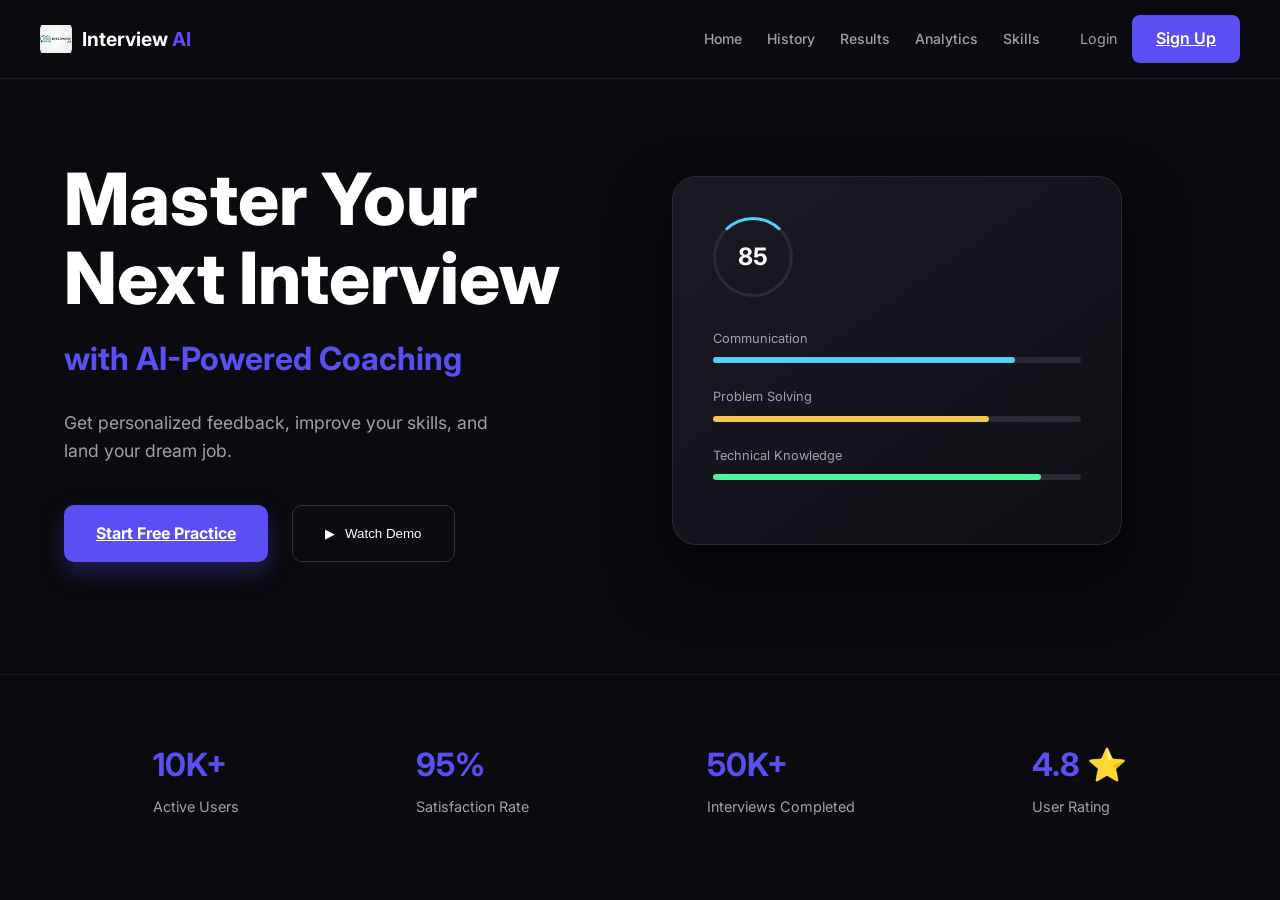
<file: index.html>
<!doctype html>
<html lang="uk">
  <head>
    <meta charset="UTF-8" />
    <meta name="viewport" content="width=device-width, initial-scale=1.0" />
    <title>Interview AI - Master Your Interview</title>
    <link rel="stylesheet" href="style.css" />
    <link
      href="https://fonts.googleapis.com/css2?family=Inter:wght@400;600;700;800&display=swap"
      rel="stylesheet"
    />
  </head>
  <body>
    <nav class="navbar">
      <div class="logo">
        <img src="logo.jpg" alt="Interview AI Logo" />
        <span>Interview <span class="ai-text">AI</span></span>
      </div>

      <div class="nav-right">
        <div class="nav-container" id="navContainer">
          <ul class="nav-links">
            <li><a href="index.html">Home</a></li>
            <li><a href="history.html">History</a></li>
            <li><a href="dashboard.html">Results</a></li>
            <li><a href="progress.html">Analytics</a></li>
            <li><a href="skills.html">Skills</a></li>
          </ul>

          <div class="nav-auth">
            <a href="login.html" class="login-link">Login</a>
            <a href="signup.html" class="btn-signup">Sign Up</a>
          </div>
        </div>

        <div class="burger" id="burgerMenu">
          <span></span>
          <span></span>
          <span></span>
        </div>
      </div>
    </nav>

    <main class="hero">
      <div class="hero-content">
        <h1>Master Your <br />Next Interview</h1>
        <p class="subtitle">with AI-Powered Coaching</p>
        <p class="description">
          Get personalized feedback, improve your skills, and land your dream
          job.
        </p>

        <div class="hero-btns">
          <a href="interview.html" class="btn-primary">Start Free Practice</a>
          <button class="btn-secondary" id="openDemoBtn">
            <span class="play-icon">▶</span> Watch Demo
          </button>
        </div>
      </div>

      <div class="hero-visual">
        <div class="dashboard-card">
          <div class="score-circle">
            <span class="score-num">85</span>
          </div>
          <div class="metrics">
            <div class="metric-item">
              <label>Communication</label>
              <div class="progress-bar">
                <div class="fill" style="width: 82%"></div>
              </div>
            </div>
            <div class="metric-item">
              <label>Problem Solving</label>
              <div class="progress-bar">
                <div class="fill yellow" style="width: 75%"></div>
              </div>
            </div>
            <div class="metric-item">
              <label>Technical Knowledge</label>
              <div class="progress-bar">
                <div class="fill green" style="width: 89%"></div>
              </div>
            </div>
          </div>
        </div>
      </div>
    </main>

   <div class="video-modal" id="videoModal">
    <div class="modal-content">
        <button class="close-modal" id="closeModalBtn">&times;</button>
        <video id="demoVideo" controls playsinline preload="auto">
            <source src="demo.MP4" type="video/mp4" />
            Ваш браузер не підтримує відео.
        </video>
    </div>
</div>
    </div>

    <section class="stats">
      <div class="stat-item">
        <h3>10K+</h3>
        <p>Active Users</p>
      </div>
      <div class="stat-item">
        <h3>95%</h3>
        <p>Satisfaction Rate</p>
      </div>
      <div class="stat-item">
        <h3>50K+</h3>
        <p>Interviews Completed</p>
      </div>
      <div class="stat-item">
        <h3>4.8 ⭐</h3>
        <p>User Rating</p>
      </div>
    </section>

    <script src="script.js"></script>
  </body>
</html>
</file>
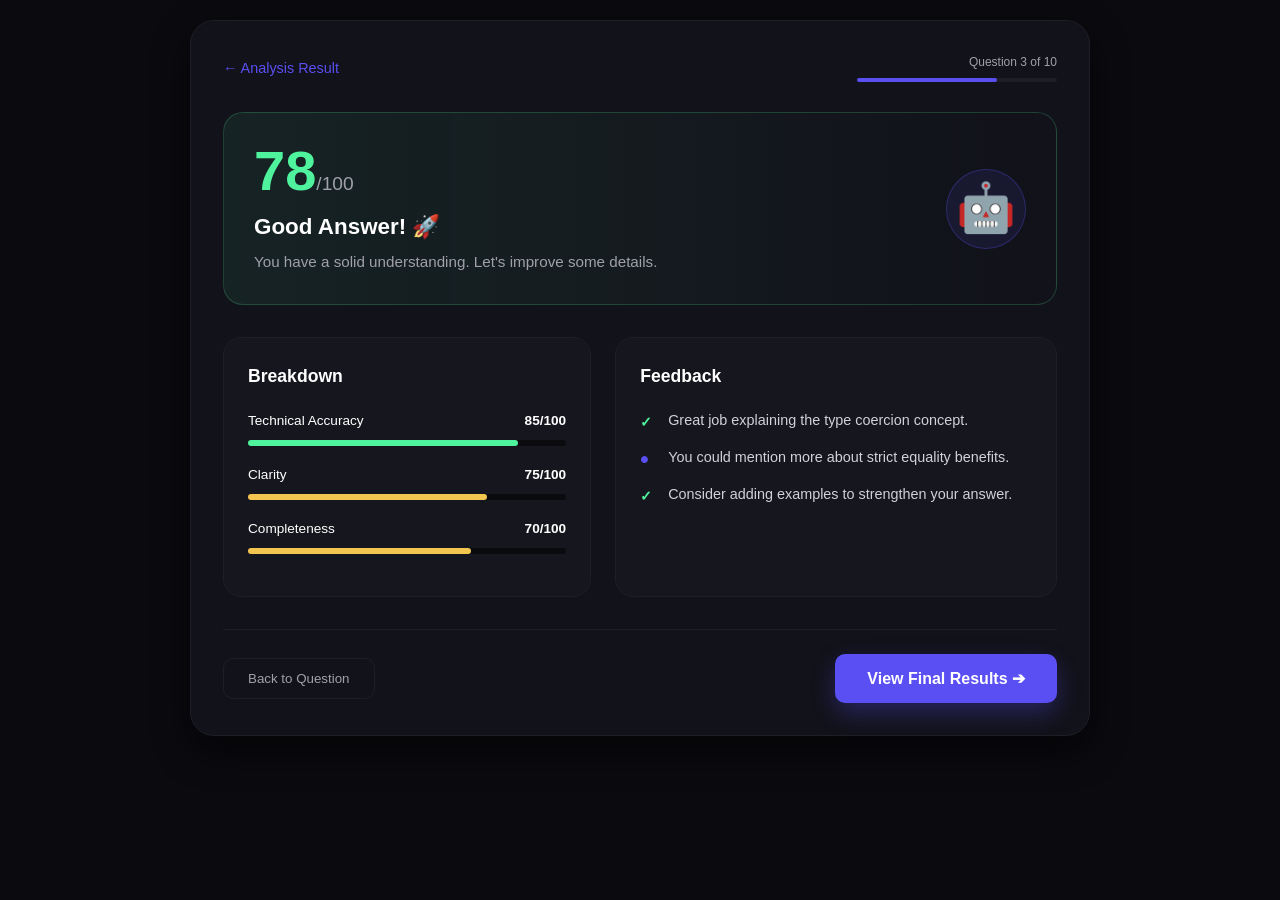
<file: analysis.html>
<!doctype html>
<html lang="uk">
  <head>
    <meta charset="UTF-8" />
    <meta name="viewport" content="width=device-width, initial-scale=1.0" />
    <title>Analysis Result - Intervue AI</title>
    <link rel="stylesheet" href="style.css" />
    <link rel="stylesheet" href="analysis-style.css" />
  </head>
  <body>
    <div class="interview-container">
      <header class="session-header">
        <div class="session-info">
          <a href="interview.html" class="exit-btn">← Analysis Result</a>
        </div>
        <div class="progress-wrapper">
          <div class="progress-text">Question 3 of 10</div>
          <div class="progress-bar-bg">
            <div class="progress-bar-fill" style="width: 70%"></div>
          </div>
        </div>
      </header>

      <section class="score-banner">
        <div class="score-main">
          <div class="score-number">78<span>/100</span></div>
          <h3>Good Answer! 🚀</h3>
          <p>You have a solid understanding. Let's improve some details.</p>
        </div>
        <div class="ai-avatar">
          <div class="robot-icon">🤖</div>
        </div>
      </section>

      <div class="analysis-grid">
        <div class="breakdown-card">
          <h4>Breakdown</h4>
          <div class="metric">
            <div class="metric-label">
              Technical Accuracy <span>85/100</span>
            </div>
            <div class="m-bar">
              <div class="m-fill green" style="width: 85%"></div>
            </div>
          </div>
          <div class="metric">
            <div class="metric-label">Clarity <span>75/100</span></div>
            <div class="m-bar">
              <div class="m-fill yellow" style="width: 75%"></div>
            </div>
          </div>
          <div class="metric">
            <div class="metric-label">Completeness <span>70/100</span></div>
            <div class="m-bar">
              <div class="m-fill yellow" style="width: 70%"></div>
            </div>
          </div>
        </div>

        <div class="feedback-card">
          <h4>Feedback</h4>
          <ul class="feedback-list">
            <li class="plus">
              Great job explaining the type coercion concept.
            </li>
            <li class="minus">
              You could mention more about strict equality benefits.
            </li>
            <li class="plus">
              Consider adding examples to strengthen your answer.
            </li>
          </ul>
        </div>
      </div>

      <footer class="session-footer">
        <button class="btn-ghost" onclick="history.back()">
          Back to Question
        </button>
        <a href="dashboard.html" class="btn-primary">View Final Results ➔</a>
      </footer>
    </div>
  </body>
</html>
</file>
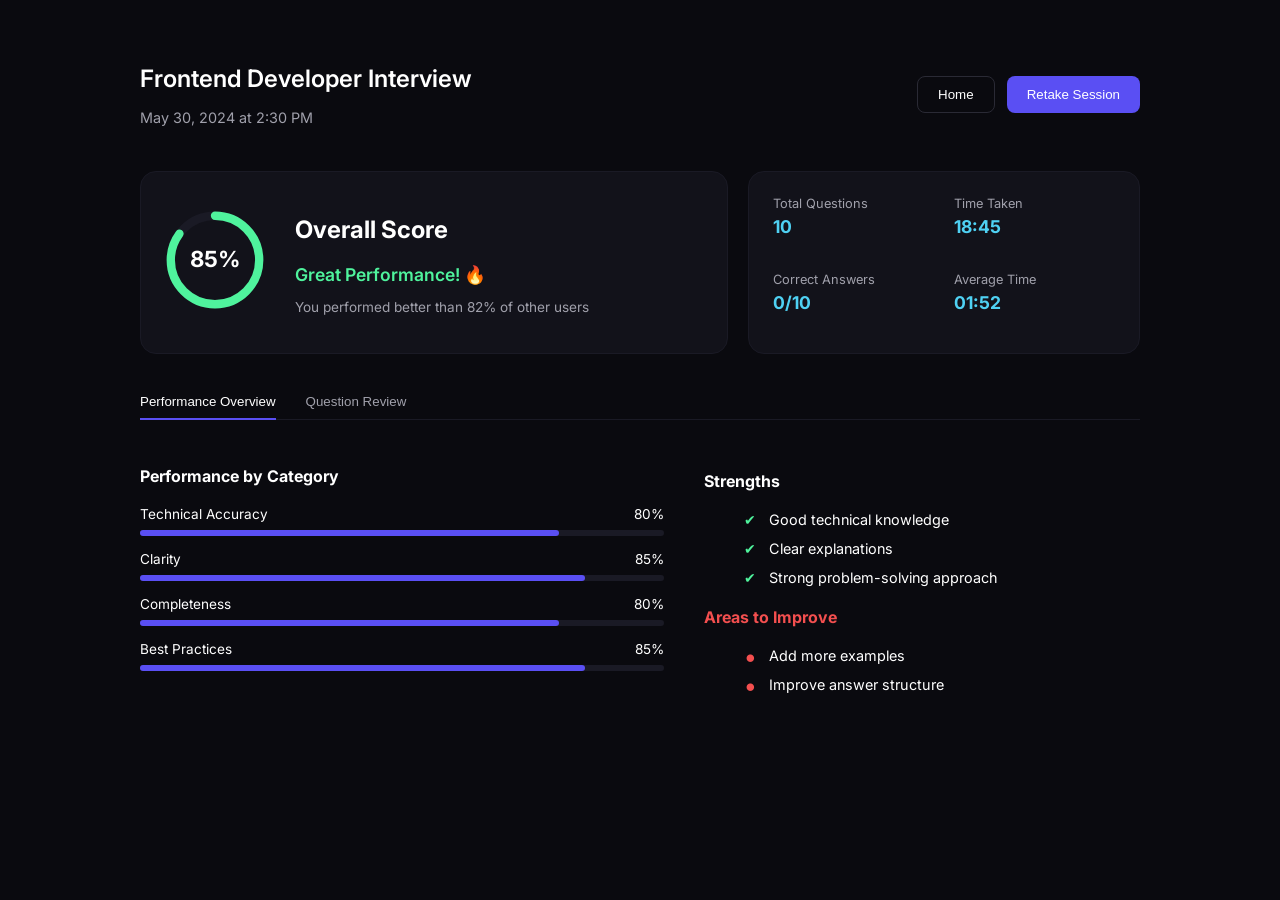
<file: dashboard.html>
<!doctype html>
<html lang="uk">
  <head>
    <meta charset="UTF-8" />
    <meta name="viewport" content="width=device-width, initial-scale=1.0" />
    <title>Interview Results - Frontend Developer</title>
    <link rel="stylesheet" href="dashboard-style.css" />
    <link
      href="https://fonts.googleapis.com/css2?family=Inter:wght@400;500;600;700&display=swap"
      rel="stylesheet"
    />
  </head>
  <body>
    <div class="container">
      <header class="header">
        <div class="title-section">
          <h1>Frontend Developer Interview</h1>
          <p class="date">May 30, 2024 at 2:30 PM</p>
        </div>
        <div class="header-buttons">
          <button
            class="btn-secondary"
            onclick="window.location.href = 'index.html'"
          >
            Home
          </button>
          <button
            class="btn-retake"
            onclick="window.location.href = 'interview.html'"
          >
            Retake Session
          </button>
        </div>
      </header>

      <div class="main-stats">
        <div class="card score-card">
          <div class="chart-container">
            <svg viewBox="0 0 36 36" class="circular-chart">
              <path
                class="circle-bg"
                d="M18 2.0845 a 15.9155 15.9155 0 0 1 0 31.831 a 15.9155 15.9155 0 0 1 0 -31.831"
              />
              <path
                class="circle"
                stroke-dasharray="85, 100"
                d="M18 2.0845 a 15.9155 15.9155 0 0 1 0 31.831 a 15.9155 15.9155 0 0 1 0 -31.831"
              />
              <text x="18" y="20.35" class="percentage">85%</text>
            </svg>
          </div>
          <div class="score-info">
            <h2>Overall Score</h2>
            <p class="status">Great Performance! 🔥</p>
            <p class="comparison">
              You performed better than 82% of other users
            </p>
          </div>
        </div>

        <div class="card info-grid">
          <div class="info-item">
            <span class="label">Total Questions</span>
            <span class="value blue">10</span>
          </div>
          <div class="info-item">
            <span class="label">Time Taken</span>
            <span class="value blue">18:45</span>
          </div>
          <div class="info-item">
            <span class="label">Correct Answers</span>
            <span class="value blue">0/10</span>
          </div>
          <div class="info-item">
            <span class="label">Average Time</span>
            <span class="value blue">01:52</span>
          </div>
        </div>
      </div>

      <div class="tabs">
        <button class="tab active">Performance Overview</button>
        <button class="tab">Question Review</button>
      </div>

      <div class="details-section">
        <div class="category-scores">
          <h3>Performance by Category</h3>
          <div class="bar-item">
            <div class="bar-header">
              <span>Technical Accuracy</span><span>80%</span>
            </div>
            <div class="progress">
              <div class="fill" style="width: 80%"></div>
            </div>
          </div>
          <div class="bar-item">
            <div class="bar-header"><span>Clarity</span><span>85%</span></div>
            <div class="progress">
              <div class="fill" style="width: 85%"></div>
            </div>
          </div>
          <div class="bar-item">
            <div class="bar-header">
              <span>Completeness</span><span>80%</span>
            </div>
            <div class="progress">
              <div class="fill" style="width: 80%"></div>
            </div>
          </div>
          <div class="bar-item">
            <div class="bar-header">
              <span>Best Practices</span><span>85%</span>
            </div>
            <div class="progress">
              <div class="fill" style="width: 85%"></div>
            </div>
          </div>
        </div>

        <div class="analysis">
          <div class="strengths">
            <h4>Strengths</h4>
            <ul>
              <li>Good technical knowledge</li>
              <li>Clear explanations</li>
              <li>Strong problem-solving approach</li>
            </ul>
          </div>
          <div class="improvements">
            <h4>Areas to Improve</h4>
            <ul>
              <li>Add more examples</li>
              <li>Improve answer structure</li>
            </ul>
          </div>
        </div>
      </div>
    </div>
  </body>
</html>
</file>
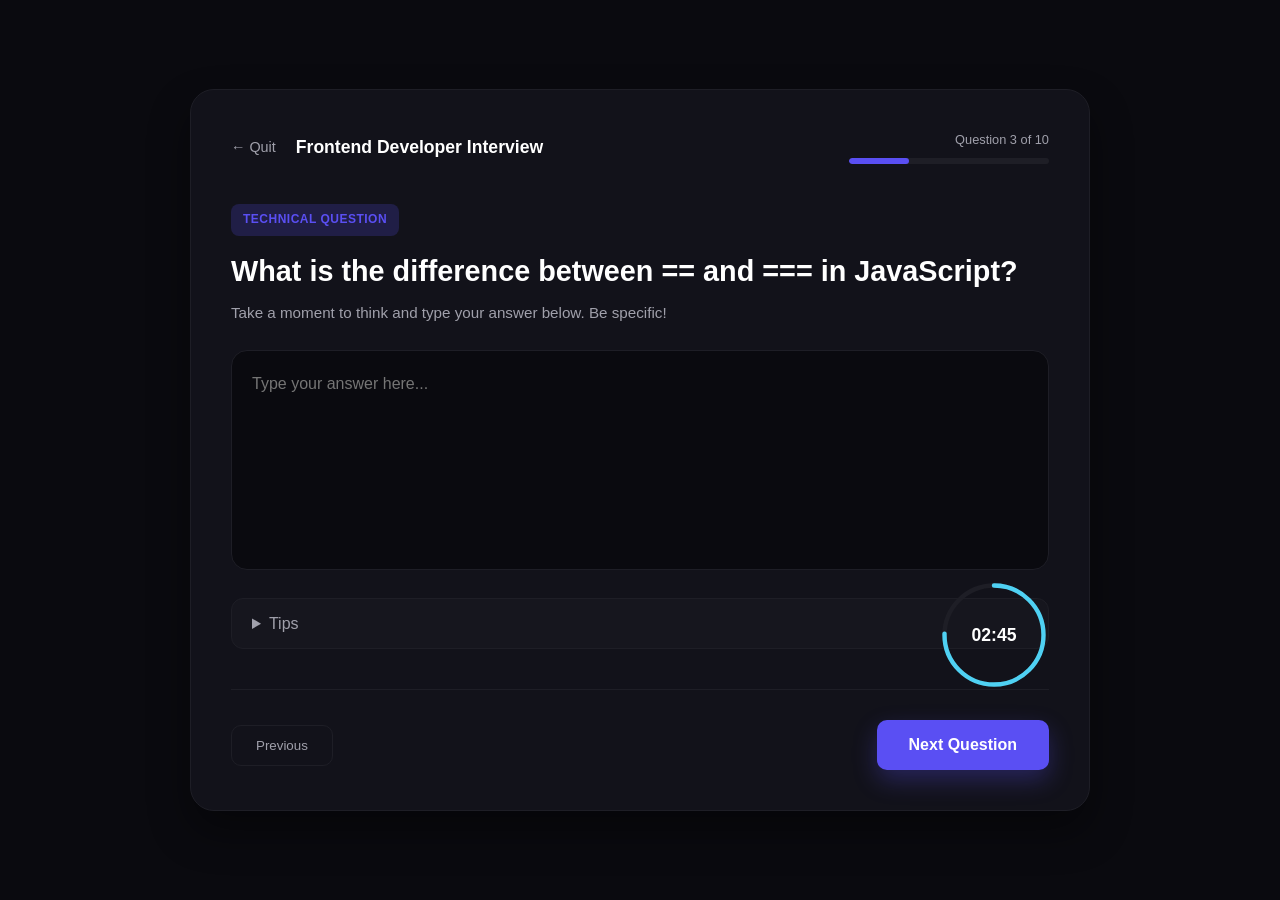
<file: interview.html>
<!doctype html>
<html lang="uk">
  <head>
    <meta charset="UTF-8" />
    <meta name="viewport" content="width=device-width, initial-scale=1.0" />
    <title>Interview Session - Intervue AI</title>
    <link rel="stylesheet" href="style.css" />
    <link rel="stylesheet" href="interview-style.css" />
  </head>
  <body>
    <div class="interview-container">
      <header class="session-header">
        <div class="session-info">
          <a href="index.html" class="exit-btn">← Quit</a>
          <span class="session-title">Frontend Developer Interview</span>
        </div>
        <div class="progress-wrapper">
          <div class="progress-text">Question 3 of 10</div>
          <div class="progress-bar-bg">
            <div class="progress-bar-fill" style="width: 30%"></div>
          </div>
        </div>
      </header>

      <main class="question-box">
        <div class="question-badge">Technical Question</div>
        <h2>What is the difference between == and === in JavaScript?</h2>
        <p class="hint">
          Take a moment to think and type your answer below. Be specific!
        </p>

        <textarea
          placeholder="Type your answer here..."
          class="answer-input"
        ></textarea>

        <div class="timer-container">
          <svg viewBox="0 0 100 100" class="timer-svg">
            <circle cx="50" cy="50" r="45" class="timer-path"></circle>
            <circle cx="50" cy="50" r="45" class="timer-fill"></circle>
          </svg>
          <div class="timer-text">02:45</div>
        </div>

        <div class="tips-accordion">
          <details>
            <summary>Tips</summary>
            <p>
              Think about type coercion and how these operators handle different
              data types.
            </p>
          </details>
        </div>
      </main>

      <footer class="session-footer">
        <button class="btn-ghost">Previous</button>
        <a href="analysis.html" class="btn-primary">Next Question</a>
      </footer>
    </div>
  </body>
</html>
</file>
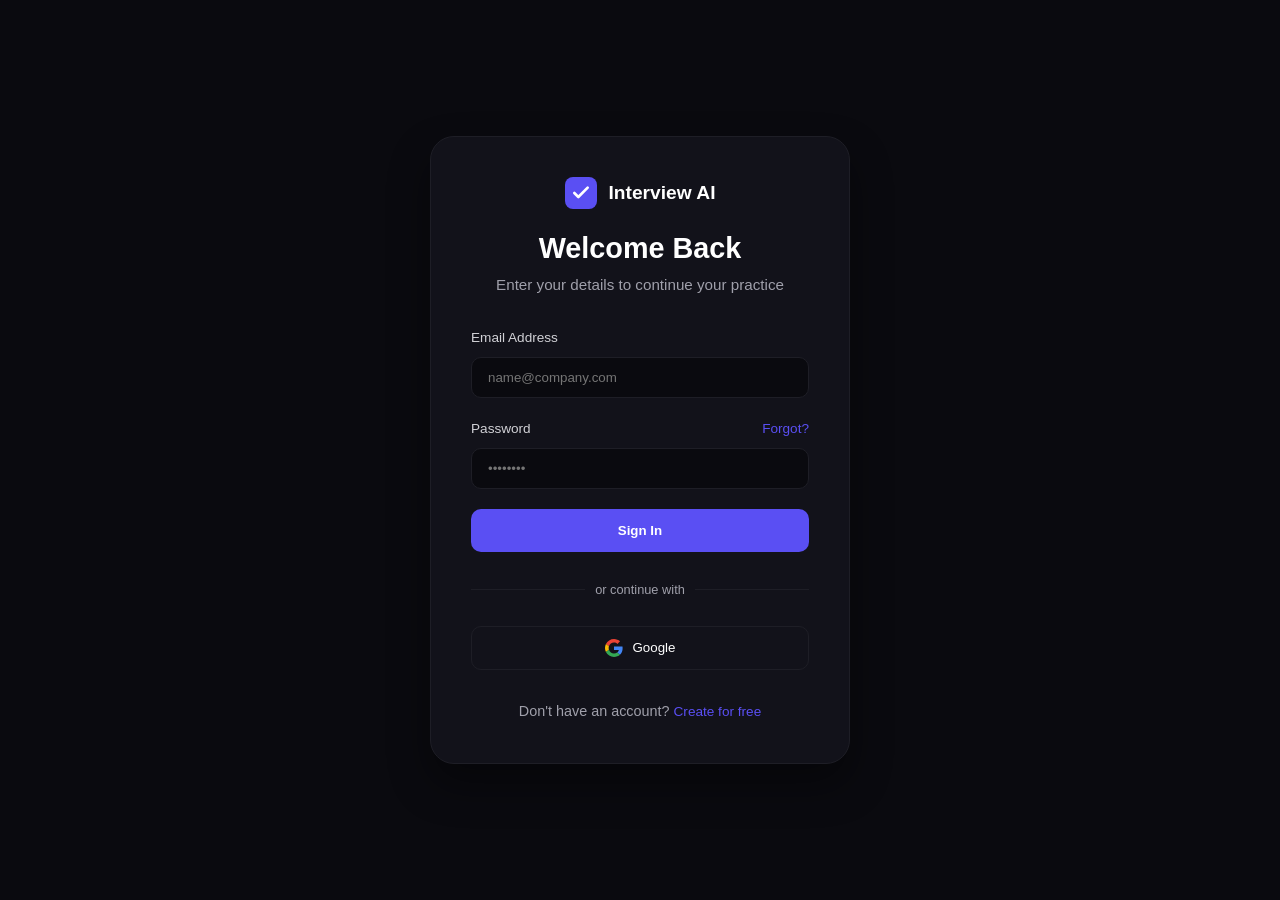
<file: login.html>
<!doctype html>
<html lang="uk">
  <head>
    <meta charset="UTF-8" />
    <meta name="viewport" content="width=device-width, initial-scale=1.0" />
    <title>Login - Interview AI</title>
    <link rel="stylesheet" href="style.css" />
    <link rel="stylesheet" href="auth-style.css" />
  </head>
  <body>
    <div class="auth-container">
      <div class="auth-card">
        <div class="auth-header">
          <a href="index.html" class="auth-logo">
            <svg width="32" height="32" viewBox="0 0 24 24" fill="none">
              <rect width="24" height="24" rx="6" fill="#5a4ff3" />
              <path
                d="M7 12L10 15L17 8"
                stroke="white"
                stroke-width="2"
                stroke-linecap="round"
                stroke-linejoin="round"
              />
            </svg>
            <span>Interview AI</span>
          </a>
          <h1>Welcome Back</h1>
          <p>Enter your details to continue your practice</p>
        </div>

        <form class="auth-form">
          <div class="input-group">
            <label>Email Address</label>
            <input type="email" placeholder="name@company.com" required />
          </div>
          <div class="input-group">
            <div class="label-row">
              <label>Password</label>
              <a href="#" class="forgot-link">Forgot?</a>
            </div>
            <input type="password" placeholder="••••••••" required />
          </div>
          <button type="submit" class="btn-auth">Sign In</button>
        </form>

        <div class="auth-divider">
          <span>or continue with</span>
        </div>

  <button class="btn-google">
    <svg width="18" height="18" viewBox="0 0 48 48">
        <path fill="#EA4335" d="M24 9.5c3.54 0 6.71 1.22 9.21 3.6l6.85-6.85C35.9 2.38 30.47 0 24 0 14.62 0 6.51 5.38 2.56 13.22l7.98 6.19C12.43 13.72 17.74 9.5 24 9.5z"/>
        <path fill="#4285F4" d="M46.98 24.55c0-1.57-.15-3.09-.38-4.55H24v9.02h12.94c-.58 2.96-2.26 5.48-4.78 7.18l7.73 6c4.51-4.18 7.09-10.36 7.09-17.65z"/>
        <path fill="#FBBC05" d="M10.53 28.59c-.48-1.45-.76-2.99-.76-4.59s.27-3.14.76-4.59l-7.98-6.19C.92 16.46 0 20.12 0 24s.92 7.54 2.56 10.78l7.97-6.19z"/>
        <path fill="#34A853" d="M24 48c6.48 0 11.93-2.13 15.89-5.81l-7.73-6c-2.15 1.45-4.92 2.3-8.16 2.3-6.26 0-11.57-4.22-13.47-9.91l-7.98 6.19C6.51 42.62 14.62 48 24 48z"/>
        <path fill="none" d="M0 0h48v48H0z"/>
    </svg>
    Google
</button>
        <p class="auth-footer">
          Don't have an account? <a href="signup.html">Create for free</a>
        </p>
      </div>
    </div>
  </body>
</html>
</file>
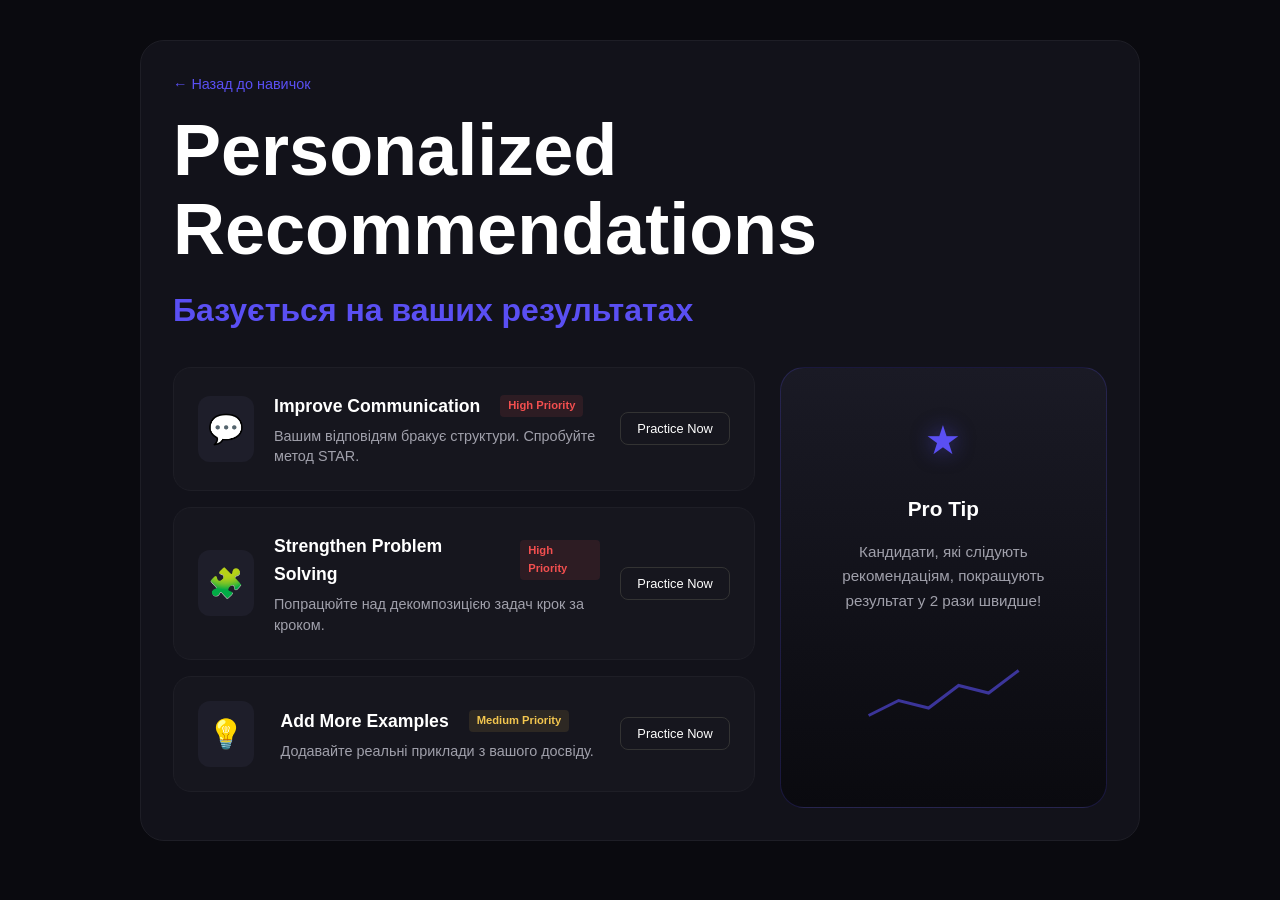
<file: recommendations.html>
<!doctype html>
<html lang="uk">
  <head>
    <meta charset="UTF-8" />
    <meta name="viewport" content="width=device-width, initial-scale=1.0" />
    <title>Recommendations - Interview AI</title>
    <link rel="stylesheet" href="style.css" />
    <link rel="stylesheet" href="recom-style.css" />
  </head>
  <body>
    <div class="dashboard-container">
      <header class="page-header">
        <a href="skills.html" class="back-btn">← Назад до навичок</a>
        <h1>Personalized Recommendations</h1>
        <p class="subtitle">Базується на ваших результатах</p>
      </header>

      <div class="recom-grid">
        <div class="recom-list">
          <div class="recom-card">
            <div class="recom-icon">💬</div>
            <div class="recom-text">
              <h3>
                Improve Communication <span class="tag red">High Priority</span>
              </h3>
              <p>Вашим відповідям бракує структури. Спробуйте метод STAR.</p>
            </div>
            <button class="btn-sm">Practice Now</button>
          </div>
          <div class="recom-card">
            <div class="recom-icon">🧩</div>
            <div class="recom-text">
              <h3>
                Strengthen Problem Solving
                <span class="tag red">High Priority</span>
              </h3>
              <p>Попрацюйте над декомпозицією задач крок за кроком.</p>
            </div>
            <button class="btn-sm">Practice Now</button>
          </div>
          <div class="recom-card">
            <div class="recom-icon">💡</div>
            <div class="recom-text">
              <h3>
                Add More Examples
                <span class="tag yellow">Medium Priority</span>
              </h3>
              <p>Додавайте реальні приклади з вашого досвіду.</p>
            </div>
            <button class="btn-sm">Practice Now</button>
          </div>
        </div>

        <div class="pro-tip-card">
          <div class="star-icon">★</div>
          <h3>Pro Tip</h3>
          <p>
            Кандидати, які слідують рекомендаціям, покращують результат у 2 рази
            швидше!
          </p>
          <div class="mini-graph">
            <svg viewBox="0 0 100 40" class="sparkline">
              <path
                d="M0 35 L20 25 L40 30 L60 15 L80 20 L100 5"
                fill="none"
                stroke="#5a4ff3"
                stroke-width="2"
              />
            </svg>
          </div>
        </div>
      </div>
    </div>
  </body>
</html>
</file>
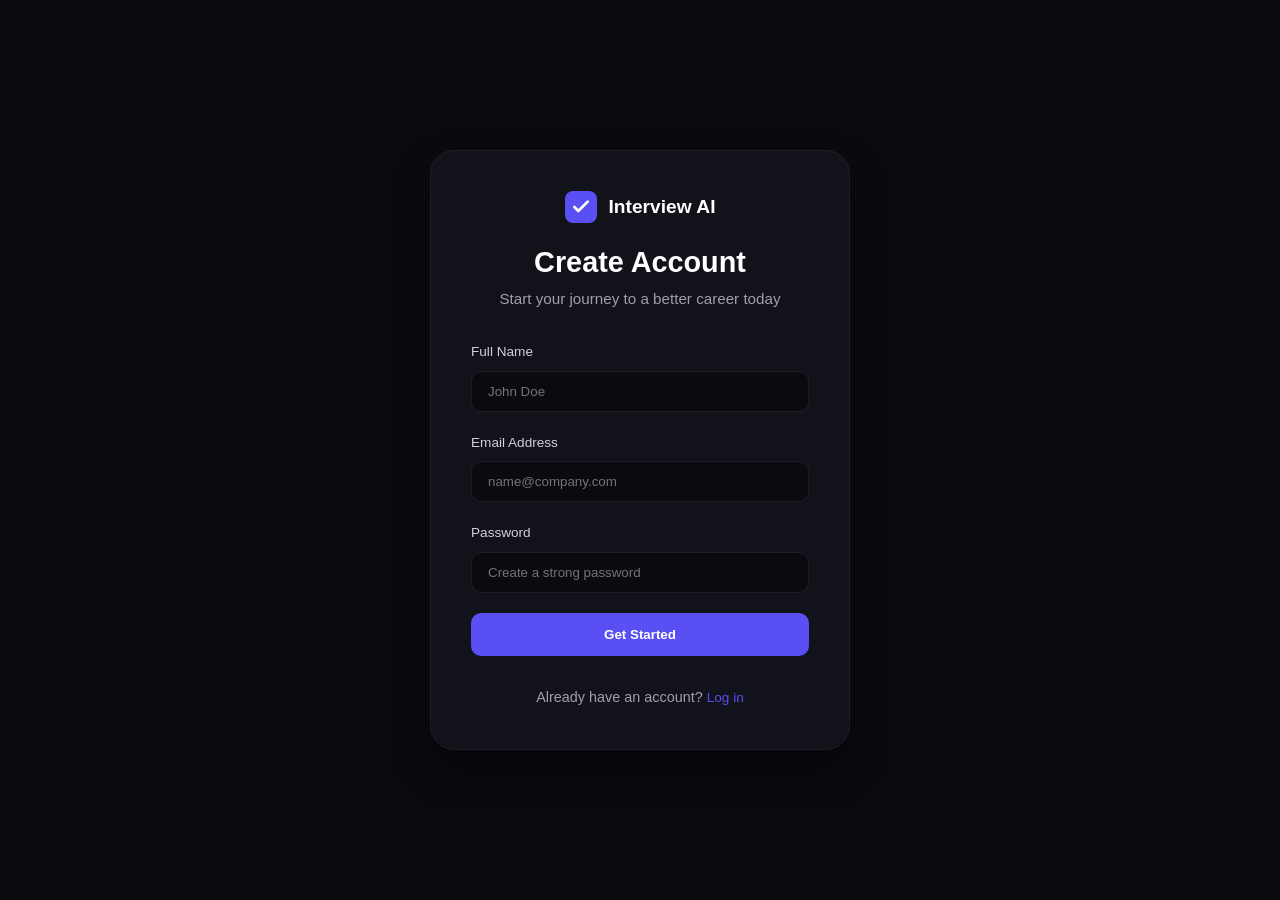
<file: signup.html>
<!doctype html>
<html lang="uk">
  <head>
    <meta charset="UTF-8" />
    <meta name="viewport" content="width=device-width, initial-scale=1.0" />
    <title>Sign Up - Interview AI</title>
    <link rel="stylesheet" href="style.css" />
    <link rel="stylesheet" href="auth-style.css" />
  </head>
  <body>
    <div class="auth-container">
      <div class="auth-card">
        <div class="auth-header">
          <a href="index.html" class="auth-logo">
            <svg width="32" height="32" viewBox="0 0 24 24" fill="none">
              <rect width="24" height="24" rx="6" fill="#5a4ff3" />
              <path
                d="M7 12L10 15L17 8"
                stroke="white"
                stroke-width="2"
                stroke-linecap="round"
                stroke-linejoin="round"
              />
            </svg>
            <span>Interview AI</span>
          </a>
          <h1>Create Account</h1>
          <p>Start your journey to a better career today</p>
        </div>

        <form class="auth-form">
          <div class="input-group">
            <label>Full Name</label>
            <input type="text" placeholder="John Doe" required />
          </div>
          <div class="input-group">
            <label>Email Address</label>
            <input type="email" placeholder="name@company.com" required />
          </div>
          <div class="input-group">
            <label>Password</label>
            <input
              type="password"
              placeholder="Create a strong password"
              required
            />
          </div>
          <button type="submit" class="btn-auth">Get Started</button>
        </form>

        <p class="auth-footer">
          Already have an account? <a href="login.html">Log in</a>
        </p>
      </div>
    </div>
  </body>
</html>
</file>
<file: style.css>
:root {
    --bg-dark: #0a0a0f;
    --card-dark: #12121a;
    --primary-purple: #5a4ff3;
    --text-white: #ffffff;
    --text-gray: #a0a0ab;
    --accent-blue: #4fd1f3;
}

* {
    margin: 0;
    padding: 0;
    box-sizing: border-box;
}

body {
    font-family: 'Inter', sans-serif;
    background-color: var(--bg-dark);
    color: var(--text-white);
    line-height: 1.6;
    overflow-x: hidden;
}

.navbar {
    display: flex;
    justify-content: space-between;
    align-items: center;
    padding: 2rem 5%;
}

.logo {
    display: flex;
    align-items: center;
    font-weight: 700;
    font-size: 1.2rem;
    gap: 10px;
}

.logo img {
    width: 32px;
    height: 32px;
    object-fit: contain;
    border-radius: 6px;
}

.ai-text {
    color: var(--primary-purple);
}

.nav-links {
    display: flex;
    list-style: none;
    gap: 25px;
    align-items: center;
}

.nav-links a {
    text-decoration: none;
    color: var(--text-gray);
    font-size: 14px;
    font-weight: 500;
    transition: color 0.3s ease;
}

.nav-links a:hover {
    color: var(--text-white);
}

.nav-auth {
    display: flex;
    align-items: center;
    gap: 25px;
}

.login-link {
    text-decoration: none;
    color: var(--text-gray);
    font-size: 0.9rem;
    transition: 0.3s;
}

.login-link:hover {
    color: #fff;
}

.btn-signup {
    background: var(--primary-purple);
    color: white;
    border: none;
    padding: 0.7rem 1.5rem;
    border-radius: 8px;
    font-weight: 600;
    cursor: pointer;
    transition: 0.3s;
}

.btn-signup:hover {
    opacity: 0.9;
}

.hero {
    display: flex;
    align-items: center;
    padding: 5rem 5%;
    gap: 4rem;
}

.hero-content {
    flex: 1;
}

h1 {
    font-size: 4.5rem;
    line-height: 1.1;
    font-weight: 800;
    margin-bottom: 1rem;
}

.subtitle {
    font-size: 2rem;
    color: var(--primary-purple);
    font-weight: 700;
    margin-bottom: 1.5rem;
}

.description {
    color: var(--text-gray);
    max-width: 450px;
    font-size: 1.1rem;
    margin-bottom: 2.5rem;
}

.hero-btns {
    display: flex;
    gap: 1.5rem;
}

.btn-primary {
    background: var(--primary-purple);
    color: white;
    padding: 1rem 2rem;
    border-radius: 10px;
    border: none;
    font-weight: 700;
    cursor: pointer;
    box-shadow: 0 10px 25px rgba(90, 79, 243, 0.3);
}

.btn-secondary {
    background: transparent;
    color: white;
    padding: 1rem 2rem;
    border: 1px solid #333;
    border-radius: 10px;
    display: flex;
    align-items: center;
    gap: 10px;
    cursor: pointer;
}

.hero-visual {
    flex: 1;
    position: relative;
}

.dashboard-card {
    background: linear-gradient(145deg, #1a1a25, #0f0f15);
    border: 1px solid #2a2a35;
    border-radius: 24px;
    padding: 2.5rem;
    width: 100%;
    max-width: 450px;
    box-shadow: 0 30px 60px rgba(0, 0, 0, 0.5);
}

.score-circle {
    width: 80px;
    height: 80px;
    border: 3px solid #2a2a35;
    border-top-color: var(--accent-blue);
    border-radius: 50%;
    display: flex;
    align-items: center;
    justify-content: center;
    margin-bottom: 2rem;
}

.score-num {
    font-size: 1.5rem;
    font-weight: 700;
}

.metric-item {
    margin-bottom: 1.5rem;
}

.metric-item label {
    display: block;
    font-size: 0.8rem;
    color: var(--text-gray);
    margin-bottom: 0.5rem;
}

.progress-bar {
    height: 6px;
    background: #2a2a35;
    border-radius: 10px;
}

.fill {
    height: 100%;
    background: var(--accent-blue);
    border-radius: 10px;
}

.fill.yellow {
    background: #f3c64f;
}

.fill.green {
    background: #4ff39d;
}

.stats {
    display: flex;
    justify-content: space-around;
    padding: 4rem 5%;
    border-top: 1px solid #1a1a25;
    margin-top: 2rem;
}

.stat-item h3 {
    font-size: 2rem;
    color: var(--primary-purple);
    margin-bottom: 0.3rem;
}

.stat-item p {
    color: var(--text-gray);
    font-size: 0.9rem;
}

@media (max-width: 992px) {
    .hero {
        flex-direction: column;
        text-align: center;
    }

    h1 {
        font-size: 3rem;
    }

    .hero-content {
        display: flex;
        flex-direction: column;
        align-items: center;
    }

    .nav-links {
        display: none;
    }
}
/* Загальні стилі для нових сторінок */
.dashboard-container {
    max-width: 1000px;
    margin: 40px auto;
    background: #12121a;
    border-radius: 24px;
    padding: 32px;
    border: 1px solid #1e1e26;
}

.back-btn {
    color: #5a4ff3;
    text-decoration: none;
    font-size: 0.9rem;
    display: block;
    margin-bottom: 15px;
}

.skills-content {
    display: grid;
    grid-template-columns: 1fr 1fr;
    gap: 40px;
    align-items: center;
}

.chart-container {
    padding: 20px;
}

.skill-row {
    margin-bottom: 20px;
}

.skill-info {
    display: flex;
    justify-content: space-between;
    font-size: 0.9rem;
    margin-bottom: 8px;
}

.progress-bg {
    height: 6px;
    background: #1e1e26;
    border-radius: 10px;
}

.progress-fill {
    height: 100%;
    border-radius: 10px;
}

.green {
    background: #4ff39d;
}

.yellow {
    background: #f3c64f;
}

.purple {
    background: #5a4ff3;
}

.red {
    background: #f34f4f;
}


.recom-grid {
    display: grid;
    grid-template-columns: 2fr 1fr;
    gap: 20px;
}

.recom-card {
    background: #16161e;
    padding: 20px;
    border-radius: 16px;
    display: flex;
    align-items: center;
    gap: 20px;
    margin-bottom: 15px;
    border: 1px solid #1e1e26;
}

.recom-icon {
    font-size: 1.5rem;
}

.tag {
    font-size: 0.7rem;
    padding: 2px 8px;
    border-radius: 4px;
    margin-left: 10px;
}

.tag.red {
    background: rgba(243, 79, 79, 0.1);
    color: #f34f4f;
}

.tag.yellow {
    background: rgba(243, 198, 79, 0.1);
    color: #f3c64f;
}

.pro-tip-card {
    background: linear-gradient(145deg, #1a1a25, #0a0a0f);
    padding: 30px;
    border-radius: 20px;
    text-align: center;
    border: 1px solid #5a4ff333;
}

.star-icon {
    color: #5a4ff3;
    font-size: 2rem;
    margin-bottom: 15px;
}

.sparkline {
    width: 100%;
    height: 60px;
    margin-top: 20px;
}

.video-modal {
    display: none;
    position: fixed;
    top: 0;
    left: 0;
    width: 100%;
    height: 100%;
    background: rgba(0, 0, 0, 0.9);
    z-index: 3000;
    justify-content: center;
    align-items: center;
}

.video-modal.active {
    display: flex;
}

.modal-content {
    position: relative;
    width: 90%;
    max-width: 1000px;
}

#demoVideo {
    width: 100%;
    border-radius: 12px;
    display: block;
}

.close-modal {
    position: absolute;
    top: -45px;
    right: 0;
    background: none;
    border: none;
    color: white;
    font-size: 40px;
    cursor: pointer;
    line-height: 1;
}
.navbar {
    display: flex;
    justify-content: space-between;
    align-items: center;
    padding: 15px 40px;
    background: #0a0a0f;
    border-bottom: 1px solid #1e1e26;
    position: sticky;
    top: 0;
    z-index: 1000;
}

.nav-right {
    display: flex;
    align-items: center;
}

.nav-container {
    display: flex;
    align-items: center;
    gap: 40px;
}

.nav-links {
    display: flex;
    gap: 25px;
    list-style: none;
}

.nav-auth {
    display: flex;
    align-items: center;
    gap: 15px;
}

/* Бургер прихований на десктопі */
.burger {
    display: none;
    flex-direction: column;
    gap: 6px;
    cursor: pointer;
    margin-left: 20px;
}

.burger span {
    width: 28px;
    height: 2px;
    background: white;
    transition: 0.3s;
}

/* Мобільна версія */
@media (max-width: 992px) {
    .burger {
        display: flex;
    }

    .nav-container {
        position: fixed;
        top: 0;
        right: -100%;
        width: 100%;
        height: 100vh;
        background: #0a0a0f;
        flex-direction: column;
        justify-content: center;
        gap: 50px;
        transition: 0.4s ease;
    }

    .nav-container.active {
        right: 0;
    }

    .nav-links {
        flex-direction: column;
        align-items: center;
        gap: 30px;
    }

    .nav-auth {
        flex-direction: column;
        width: 100%;
        padding: 0 40px;
    }

    .btn-signup,
    .login-link {
        width: 100%;
        text-align: center;
    }
}
</file>
<file: analysis-style.css>
:root {
    --bg-dark: #0a0a0f;
    --card-bg: #12121a;
    --primary: #5a4ff3;
    --border: #1e1e26;
    --text-main: #ffffff;
    --text-dim: #a0a0ab;
    --green: #4ff39d;
    --yellow: #f3c64f;
}

body {
    background-color: var(--bg-dark);
    color: var(--text-main);
    font-family: 'Inter', sans-serif;
    margin: 0;
    padding: 20px;
    display: flex;
    justify-content: center;
}

.interview-container {
    width: 100%;
    max-width: 900px;
    background: var(--card-bg);
    border-radius: 24px;
    padding: 32px;
    border: 1px solid var(--border);
    box-shadow: 0 15px 35px rgba(0, 0, 0, 0.5);
}

/* Header */
.session-header {
    display: flex;
    justify-content: space-between;
    align-items: center;
    margin-bottom: 30px;
}

.exit-btn {
    color: var(--primary);
    text-decoration: none;
    font-weight: 500;
    font-size: 0.9rem;
}

.progress-wrapper {
    width: 200px;
}

.progress-text {
    font-size: 0.75rem;
    color: var(--text-dim);
    margin-bottom: 6px;
    text-align: right;
}

.progress-bar-bg {
    height: 4px;
    background: #1e1e26;
    border-radius: 2px;
}

.progress-bar-fill {
    height: 100%;
    background: var(--primary);
    border-radius: 2px;
}

/* Score Banner */
.score-banner {
    background: linear-gradient(90deg, rgba(79, 243, 157, 0.08) 0%, rgba(18, 18, 26, 0) 100%);
    border: 1px solid rgba(79, 243, 157, 0.2);
    border-radius: 20px;
    padding: 30px;
    display: flex;
    justify-content: space-between;
    align-items: center;
    margin-bottom: 32px;
}

.score-number {
    font-size: 3.5rem;
    font-weight: 800;
    color: var(--green);
    line-height: 1;
}

.score-number span {
    font-size: 1.2rem;
    color: var(--text-dim);
    font-weight: 400;
}

.score-main h3 {
    margin: 10px 0 5px 0;
    font-size: 1.4rem;
}

.score-main p {
    color: var(--text-dim);
    margin: 0;
    font-size: 0.95rem;
}

.robot-icon {
    font-size: 3rem;
    background: rgba(90, 79, 243, 0.1);
    width: 80px;
    height: 80px;
    display: flex;
    align-items: center;
    justify-content: center;
    border-radius: 50%;
    border: 1px solid rgba(90, 79, 243, 0.3);
}

/* Analysis Grid */
.analysis-grid {
    display: grid;
    grid-template-columns: 1fr 1.2fr;
    gap: 24px;
    margin-bottom: 32px;
}

.breakdown-card,
.feedback-card {
    background: #16161e;
    padding: 24px;
    border-radius: 18px;
    border: 1px solid var(--border);
}

h4 {
    margin: 0 0 20px 0;
    font-size: 1.1rem;
    font-weight: 600;
}

/* Metrics */
.metric {
    margin-bottom: 18px;
}

.metric-label {
    display: flex;
    justify-content: space-between;
    font-size: 0.85rem;
    margin-bottom: 8px;
}

.metric-label span {
    font-weight: 600;
}

.m-bar {
    height: 6px;
    background: #0a0a0f;
    border-radius: 3px;
}

.m-fill {
    height: 100%;
    border-radius: 3px;
}

.m-fill.green {
    background: var(--green);
}

.m-fill.yellow {
    background: var(--yellow);
}

/* Feedback List */
.feedback-list {
    list-style: none;
    padding: 0;
    margin: 0;
}

.feedback-list li {
    position: relative;
    padding-left: 28px;
    margin-bottom: 15px;
    font-size: 0.9rem;
    line-height: 1.5;
    color: #d1d1d6;
}

.feedback-list li::before {
    position: absolute;
    left: 0;
    top: 2px;
    font-weight: bold;
}

.feedback-list li.plus::before {
    content: "✓";
    color: var(--green);
}

.feedback-list li.minus::before {
    content: "•";
    color: var(--primary);
    font-size: 1.5rem;
    top: -6px;
}

/* Footer */
.session-footer {
    display: flex;
    justify-content: space-between;
    align-items: center;
    padding-top: 24px;
    border-top: 1px solid var(--border);
}

.btn-ghost {
    background: transparent;
    border: 1px solid var(--border);
    color: var(--text-dim);
    padding: 12px 24px;
    border-radius: 10px;
    cursor: pointer;
    font-weight: 500;
    transition: 0.2s;
}

.btn-ghost:hover {
    border-color: var(--text-dim);
    color: white;
}

.btn-primary {
    background: var(--primary);
    color: white;
    text-decoration: none;
    padding: 12px 32px;
    border-radius: 10px;
    font-weight: 600;
    transition: 0.2s;
}

.btn-primary:hover {
    background: #4a3ee2;
    box-shadow: 0 0 20px rgba(90, 79, 243, 0.3);
}
</file>
<file: dashboard-style.css>
:root {
    --bg-dark: #0a0a0f;
    --card-bg: #12121a;
    --primary: #5a4ff3;
    --text-main: #ffffff;
    --text-dim: #a0a0ab;
    --green: #4ff39d;
    --red: #f34f4f;
}

body {
    background-color: var(--bg-dark);
    color: var(--text-main);
    font-family: 'Inter', sans-serif;
    padding: 40px;
}

.container {
    max-width: 1000px;
    margin: 0 auto;
}

/* Header */
.header {
    display: flex;
    justify-content: space-between;
    align-items: center;
    margin-bottom: 30px;
}

h1 {
    font-size: 1.5rem;
    font-weight: 600;
}

.date {
    color: var(--text-dim);
    font-size: 0.9rem;
    margin-top: 5px;
}

.btn-retake {
    background: #1a1a25;
    border: 1px solid #2a2a35;
    color: white;
    padding: 10px 20px;
    border-radius: 8px;
    cursor: pointer;
}

/* Stats Cards */
.main-stats {
    display: grid;
    grid-template-columns: 1.5fr 1fr;
    gap: 20px;
    margin-bottom: 30px;
}

.card {
    background: var(--card-bg);
    border-radius: 16px;
    padding: 24px;
    border: 1px solid #1a1a25;
}

.score-card {
    display: flex;
    align-items: center;
    gap: 30px;
}

/* Кругова діаграма */
.circular-chart {
    width: 100px;
    height: 100px;
}

.circle-bg {
    fill: none;
    stroke: #1a1a25;
    stroke-width: 3;
}

.circle {
    fill: none;
    stroke: var(--green);
    stroke-width: 3;
    stroke-linecap: round;
}

.percentage {
    fill: white;
    font-size: 8px;
    font-weight: 700;
    text-anchor: middle;
}

.status {
    color: var(--green);
    font-weight: 600;
    font-size: 1.1rem;
    margin: 5px 0;
}

.comparison {
    color: var(--text-dim);
    font-size: 0.85rem;
}

/* Grid Info */
.info-grid {
    display: grid;
    grid-template-columns: 1fr 1fr;
    gap: 20px;
}

.info-item {
    display: flex;
    flex-direction: column;
    gap: 5px;
}

.info-item .label {
    color: var(--text-dim);
    font-size: 0.8rem;
}

.info-item .value {
    font-size: 1.1rem;
    font-weight: 700;
}

.value.blue {
    color: #4fd1f3;
}

/* Tabs */
.tabs {
    display: flex;
    gap: 30px;
    border-bottom: 1px solid #1a1a25;
    margin-bottom: 30px;
}

.tab {
    background: none;
    border: none;
    color: var(--text-dim);
    padding: 10px 0;
    cursor: pointer;
    font-weight: 500;
    position: relative;
}

.tab.active {
    color: var(--text-main);
}

.tab.active::after {
    content: '';
    position: absolute;
    bottom: -1px;
    left: 0;
    width: 100%;
    height: 2px;
    background: var(--primary);
}

/* Details */
.details-section {
    display: grid;
    grid-template-columns: 1.2fr 1fr;
    gap: 40px;
}

h3,
h4 {
    margin-bottom: 20px;
    font-size: 1rem;
}

.bar-item {
    margin-bottom: 15px;
}

.bar-header {
    display: flex;
    justify-content: space-between;
    font-size: 0.85rem;
    margin-bottom: 8px;
}

.progress {
    height: 6px;
    background: #1a1a25;
    border-radius: 10px;
}

.fill {
    height: 100%;
    background: var(--primary);
    border-radius: 10px;
}

/* Lists */
ul {
    list-style: none;
}

li {
    font-size: 0.9rem;
    margin-bottom: 12px;
    padding-left: 25px;
    position: relative;
}

.strengths li::before {
    content: '✔';
    position: absolute;
    left: 0;
    color: var(--green);
}

.improvements li::before {
    content: '•';
    position: absolute;
    left: 0;
    color: var(--red);
    font-size: 1.5rem;
    line-height: 0.8;
}

.improvements h4 {
    color: var(--red);
}
.header-buttons {
    display: flex;
    gap: 12px;
}

.btn-secondary {
    background: transparent;
    border: 1px solid #2a2a35;
    color: white;
    padding: 10px 20px;
    border-radius: 8px;
    cursor: pointer;
}

.btn-retake {
    background: #5a4ff3;
    border: none;
    color: white;
    padding: 10px 20px;
    border-radius: 8px;
    cursor: pointer;
}
</file>
<file: interview-style.css>
:root {
    --bg-dark: #0a0a0f;
    --card-bg: #12121a;
    --primary: #5a4ff3;
    --primary-soft: rgba(90, 79, 243, 0.2);
    --border: #1e1e26;
    --text-main: #ffffff;
    --text-dim: #a0a0ab;
    --timer-blue: #4fd1f3;
}

body {
    background-color: var(--bg-dark);
    color: var(--text-main);
    font-family: 'Inter', sans-serif;
    margin: 0;
    display: flex;
    justify-content: center;
    align-items: center;
    min-height: 100vh;
}

.interview-container {
    width: 90%;
    max-width: 900px;
    background: var(--card-bg);
    border-radius: 24px;
    padding: 40px;
    border: 1px solid var(--border);
    position: relative;
    box-shadow: 0 20px 40px rgba(0, 0, 0, 0.4);
}

/* Header & Navigation */
.session-header {
    display: flex;
    justify-content: space-between;
    align-items: center;
    margin-bottom: 40px;
}

.session-info {
    display: flex;
    align-items: center;
    gap: 20px;
}

.exit-btn {
    color: var(--text-dim);
    text-decoration: none;
    font-size: 0.9rem;
    transition: color 0.2s;
}

.exit-btn:hover {
    color: #f34f4f;
}

.session-title {
    font-weight: 600;
    font-size: 1.1rem;
}

/* Progress Bar */
.progress-wrapper {
    width: 200px;
}

.progress-text {
    font-size: 0.8rem;
    color: var(--text-dim);
    margin-bottom: 8px;
    text-align: right;
}

.progress-bar-bg {
    height: 6px;
    background: #1e1e26;
    border-radius: 10px;
    overflow: hidden;
}

.progress-bar-fill {
    height: 100%;
    background: var(--primary);
    border-radius: 10px;
    transition: width 0.5s ease;
}

/* Question Section */
.question-box {
    margin-bottom: 30px;
}

.question-badge {
    display: inline-block;
    padding: 6px 12px;
    background: var(--primary-soft);
    color: var(--primary);
    border-radius: 8px;
    font-size: 0.75rem;
    font-weight: 600;
    margin-bottom: 15px;
    text-transform: uppercase;
    letter-spacing: 0.5px;
}

h2 {
    font-size: 1.8rem;
    line-height: 1.4;
    margin-bottom: 10px;
    font-weight: 700;
}

.hint {
    color: var(--text-dim);
    font-size: 0.95rem;
    margin-bottom: 25px;
}

.answer-input {
    width: 100%;
    height: 220px;
    background: #0a0a0f;
    border: 1px solid var(--border);
    border-radius: 16px;
    padding: 20px;
    color: white;
    font-family: 'Inter', sans-serif;
    font-size: 1rem;
    line-height: 1.6;
    resize: none;
    transition: border-color 0.3s, box-shadow 0.3s;
    box-sizing: border-box;
}

.answer-input:focus {
    outline: none;
    border-color: var(--primary);
    box-shadow: 0 0 0 4px rgba(90, 79, 243, 0.1);
}

/* Timer */
.timer-container {
    position: absolute;
    right: 40px;
    bottom: 120px;
    width: 110px;
    height: 110px;
    display: flex;
    align-items: center;
    justify-content: center;
}

.timer-svg {
    width: 100%;
    height: 100%;
    transform: rotate(-90deg);
}

.timer-path {
    fill: none;
    stroke: #1e1e26;
    stroke-width: 4;
}

.timer-fill {
    fill: none;
    stroke: var(--timer-blue);
    stroke-width: 4;
    stroke-linecap: round;
    stroke-dasharray: 283;
    stroke-dashoffset: 70;
    /* Це значення можна анімувати через JS */
}

.timer-text {
    position: absolute;
    font-size: 1.1rem;
    font-weight: 700;
    color: white;
}

/* Tips Accordion */
.tips-accordion {
    margin-top: 20px;
}

details {
    background: #16161e;
    border-radius: 12px;
    border: 1px solid var(--border);
}

summary {
    padding: 12px 20px;
    cursor: pointer;
    font-weight: 500;
    color: var(--text-dim);
    user-select: none;
}

details p {
    padding: 0 20px 20px;
    margin: 0;
    font-size: 0.9rem;
    color: var(--text-dim);
    line-height: 1.5;
}

/* Footer Controls */
.session-footer {
    margin-top: 40px;
    padding-top: 30px;
    border-top: 1px solid var(--border);
    display: flex;
    justify-content: space-between;
    align-items: center;
}

.btn-ghost {
    background: transparent;
    border: 1px solid var(--border);
    color: var(--text-dim);
    padding: 12px 24px;
    border-radius: 10px;
    cursor: pointer;
    font-weight: 500;
    transition: all 0.2s;
}

.btn-ghost:hover {
    background: #1a1a25;
    color: white;
}

.btn-primary {
    background: var(--primary);
    color: white;
    text-decoration: none;
    padding: 12px 32px;
    border-radius: 10px;
    font-weight: 600;
    transition: transform 0.2s, background 0.2s;
    display: inline-block;
}

.btn-primary:hover {
    background: #4a3ee2;
    transform: translateY(-2px);
}
</file>
<file: auth-style.css>
.auth-container {
    min-height: 100vh;
    display: flex;
    justify-content: center;
    align-items: center;
    background: #0a0a0f;
    padding: 20px;
}

.auth-card {
    background: #12121a;
    width: 100%;
    max-width: 420px;
    padding: 40px;
    border-radius: 24px;
    border: 1px solid #1e1e26;
    box-shadow: 0 20px 40px rgba(0, 0, 0, 0.4);
}

.auth-header {
    text-align: center;
    margin-bottom: 30px;
}

.auth-logo {
    display: flex;
    align-items: center;
    justify-content: center;
    gap: 12px;
    text-decoration: none;
    color: white;
    font-weight: 700;
    font-size: 1.2rem;
    margin-bottom: 24px;
}

.auth-header h1 {
    font-size: 1.8rem;
    margin-bottom: 8px;
}

.auth-header p {
    color: #a0a0ab;
    font-size: 0.95rem;
}

.auth-form {
    display: flex;
    flex-direction: column;
    gap: 20px;
}

.input-group {
    display: flex;
    flex-direction: column;
    gap: 8px;
}

.label-row {
    display: flex;
    justify-content: space-between;
    align-items: center;
}

.input-group label {
    font-size: 0.85rem;
    font-weight: 500;
    color: #d1d1d6;
}

.input-group input {
    background: #0a0a0f;
    border: 1px solid #1e1e26;
    padding: 12px 16px;
    border-radius: 10px;
    color: white;
    transition: 0.2s;
}

.input-group input:focus {
    border-color: #5a4ff3;
    outline: none;
    box-shadow: 0 0 0 4px rgba(90, 79, 243, 0.1);
}

.forgot-link,
.auth-footer a {
    color: #5a4ff3;
    text-decoration: none;
    font-size: 0.85rem;
}

.btn-auth {
    background: #5a4ff3;
    color: white;
    border: none;
    padding: 14px;
    border-radius: 10px;
    font-weight: 600;
    cursor: pointer;
    transition: 0.2s;
}

.btn-auth:hover {
    background: #4a3ee2;
}

.auth-divider {
    text-align: center;
    margin: 24px 0;
    position: relative;
}

.auth-divider::before {
    content: "";
    position: absolute;
    top: 50%;
    left: 0;
    width: 100%;
    height: 1px;
    background: #1e1e26;
}

.auth-divider span {
    background: #12121a;
    padding: 0 10px;
    position: relative;
    color: #a0a0ab;
    font-size: 0.8rem;
}

.btn-google {
    width: 100%;
    background: transparent;
    border: 1px solid #1e1e26;
    color: white;
    padding: 12px;
    border-radius: 10px;
    display: flex;
    justify-content: center;
    align-items: center;
    gap: 10px;
    cursor: pointer;
    font-weight: 500;
    transition: 0.2s;
}

.btn-google:hover {
    background: #1e1e26;
}

.auth-footer {
    text-align: center;
    margin-top: 30px;
    color: #a0a0ab;
    font-size: 0.9rem;
}
.btn-google {
    display: flex;
    align-items: center;
    justify-content: center;
    gap: 10px;
}

.btn-google svg {
    flex-shrink: 0;
}

@media (max-width: 480px) {
    .auth-card {
        padding: 30px 20px;
        border: none;
        background: transparent;
        box-shadow: none;
    }

    .auth-header h1 {
        font-size: 1.5rem;
    }
}
</file>
<file: recom-style.css>
.recom-grid {
    display: grid;
    grid-template-columns: 1.6fr 0.9fr;
    gap: 25px;
    margin-top: 30px;
}

.recom-card {
    background: #16161e;
    padding: 24px;
    border-radius: 18px;
    display: flex;
    justify-content: space-between;
    align-items: center;
    margin-bottom: 16px;
    border: 1px solid #1e1e26;
    transition: 0.3s;
}

.recom-card:hover {
    border-color: #5a4ff3;
    background: #1c1c27;
}

.recom-left {
    display: flex;
    gap: 20px;
    align-items: flex-start;
}

.recom-icon {
    font-size: 1.8rem;
    background: #1e1e2a;
    padding: 10px;
    border-radius: 12px;
}

.recom-text h3 {
    font-size: 1.1rem;
    margin-bottom: 6px;
    display: flex;
    align-items: center;
    gap: 10px;
}

.recom-text p {
    color: #a0a0ab;
    font-size: 0.9rem;
    line-height: 1.4;
    max-width: 350px;
}

.btn-sm {
    background: transparent;
    border: 1px solid #333;
    color: white;
    padding: 8px 16px;
    border-radius: 8px;
    font-size: 0.8rem;
    font-weight: 500;
    cursor: pointer;
    transition: 0.2s;
    white-space: nowrap;
}

.btn-sm:hover {
    background: white;
    color: black;
}
.pro-tip-card {
    background: linear-gradient(180deg, #1a1a25 0%, #0a0a0f 100%);
    padding: 40px 30px;
    border-radius: 24px;
    text-align: center;
    border: 1px solid rgba(90, 79, 243, 0.2);
    position: sticky;
    top: 20px;
}

.star-icon {
    font-size: 2.5rem;
    color: #5a4ff3;
    text-shadow: 0 0 20px rgba(90, 79, 243, 0.5);
    margin-bottom: 20px;
}

.pro-tip-card h3 {
    margin-bottom: 15px;
    font-size: 1.3rem;
}

.pro-tip-card p {
    color: #a0a0ab;
    font-size: 0.95rem;
    line-height: 1.6;
}

.mini-graph {
    margin-top: 30px;
    opacity: 0.6;
}
</file>
